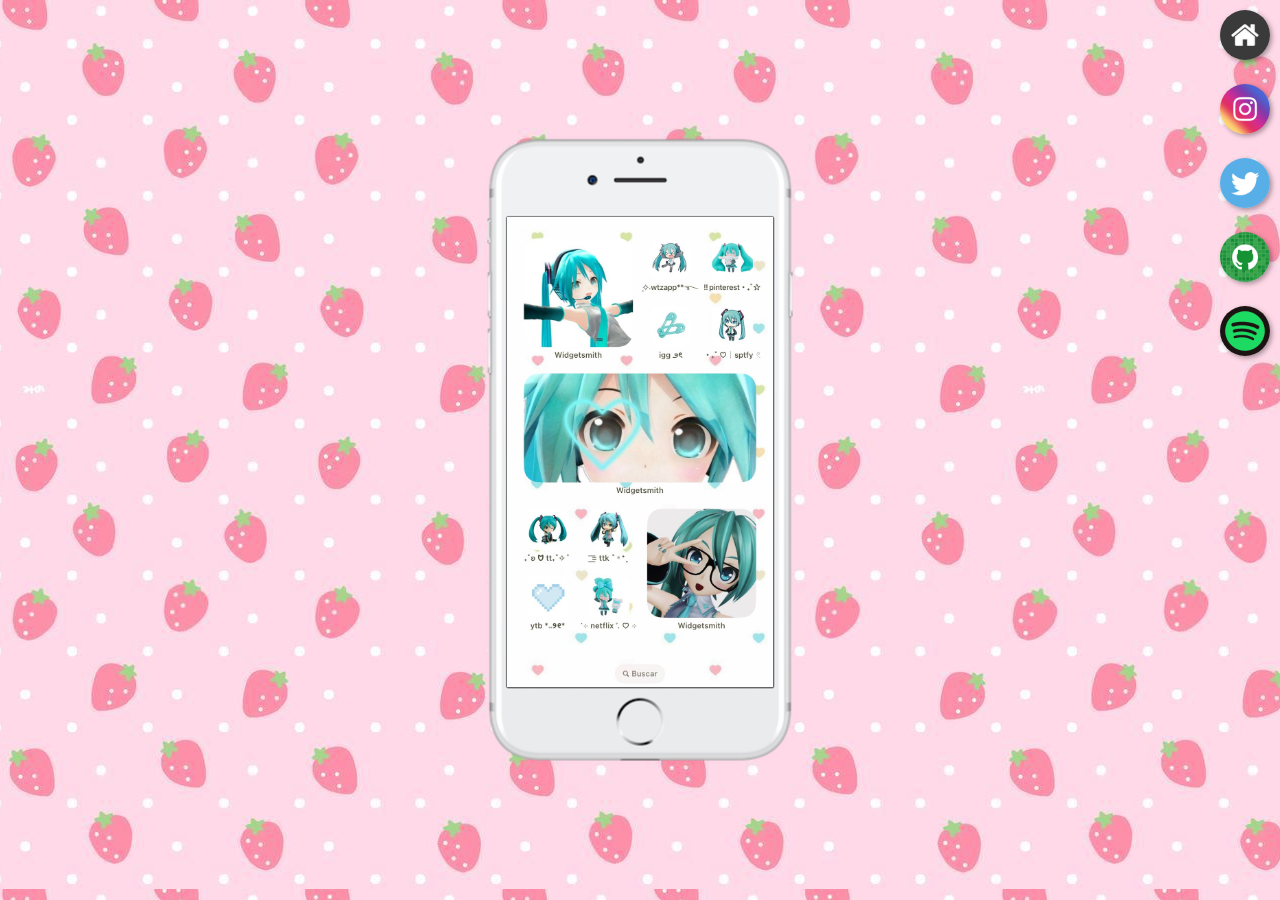
<file: index.html>
<!DOCTYPE html>
<html lang="pt-br">
<head>
    <meta charset="UTF-8">
    <meta name="viewport" content="width=device-width, initial-scale=1.0">
    <title>Projeto Social</title>
    <link rel="shortcut icon" href="favicon.ico" type="image/x-icon">
    <link rel="stylesheet" href="estilos/style.css">
  
</head>
<body>
    <main>
        <section id="telefone">
        <iframe src="home.html" name="tela" id="tela" frameborder="0">
            Seu navegador não é compatível
        </iframe>
        </section>
        <section id="redes-sociais">

            <a href="home.html" target="tela"><img src="imagens/logo-home.jpg" alt=Home></a> <br>

            <a href="insta.html" target="tela"><img src="imagens/logo-instagram.jpg" alt="Instagram"></a> <br>

            <a href="tt.html" target="tela"><img src="imagens/logo-twitter.jpg" alt="Twitter"></a> <br>

            <a href="github.html" target="tela"><img src="imagens/logo-github.jpg" alt="GitHub"></a> <br>

            <a href="spotify.html" target="tela"><img src="imagens/logo-spotify2.png" alt="Spotify"></a>

        </section>
    </main>
    
</body>
</html>
</file>
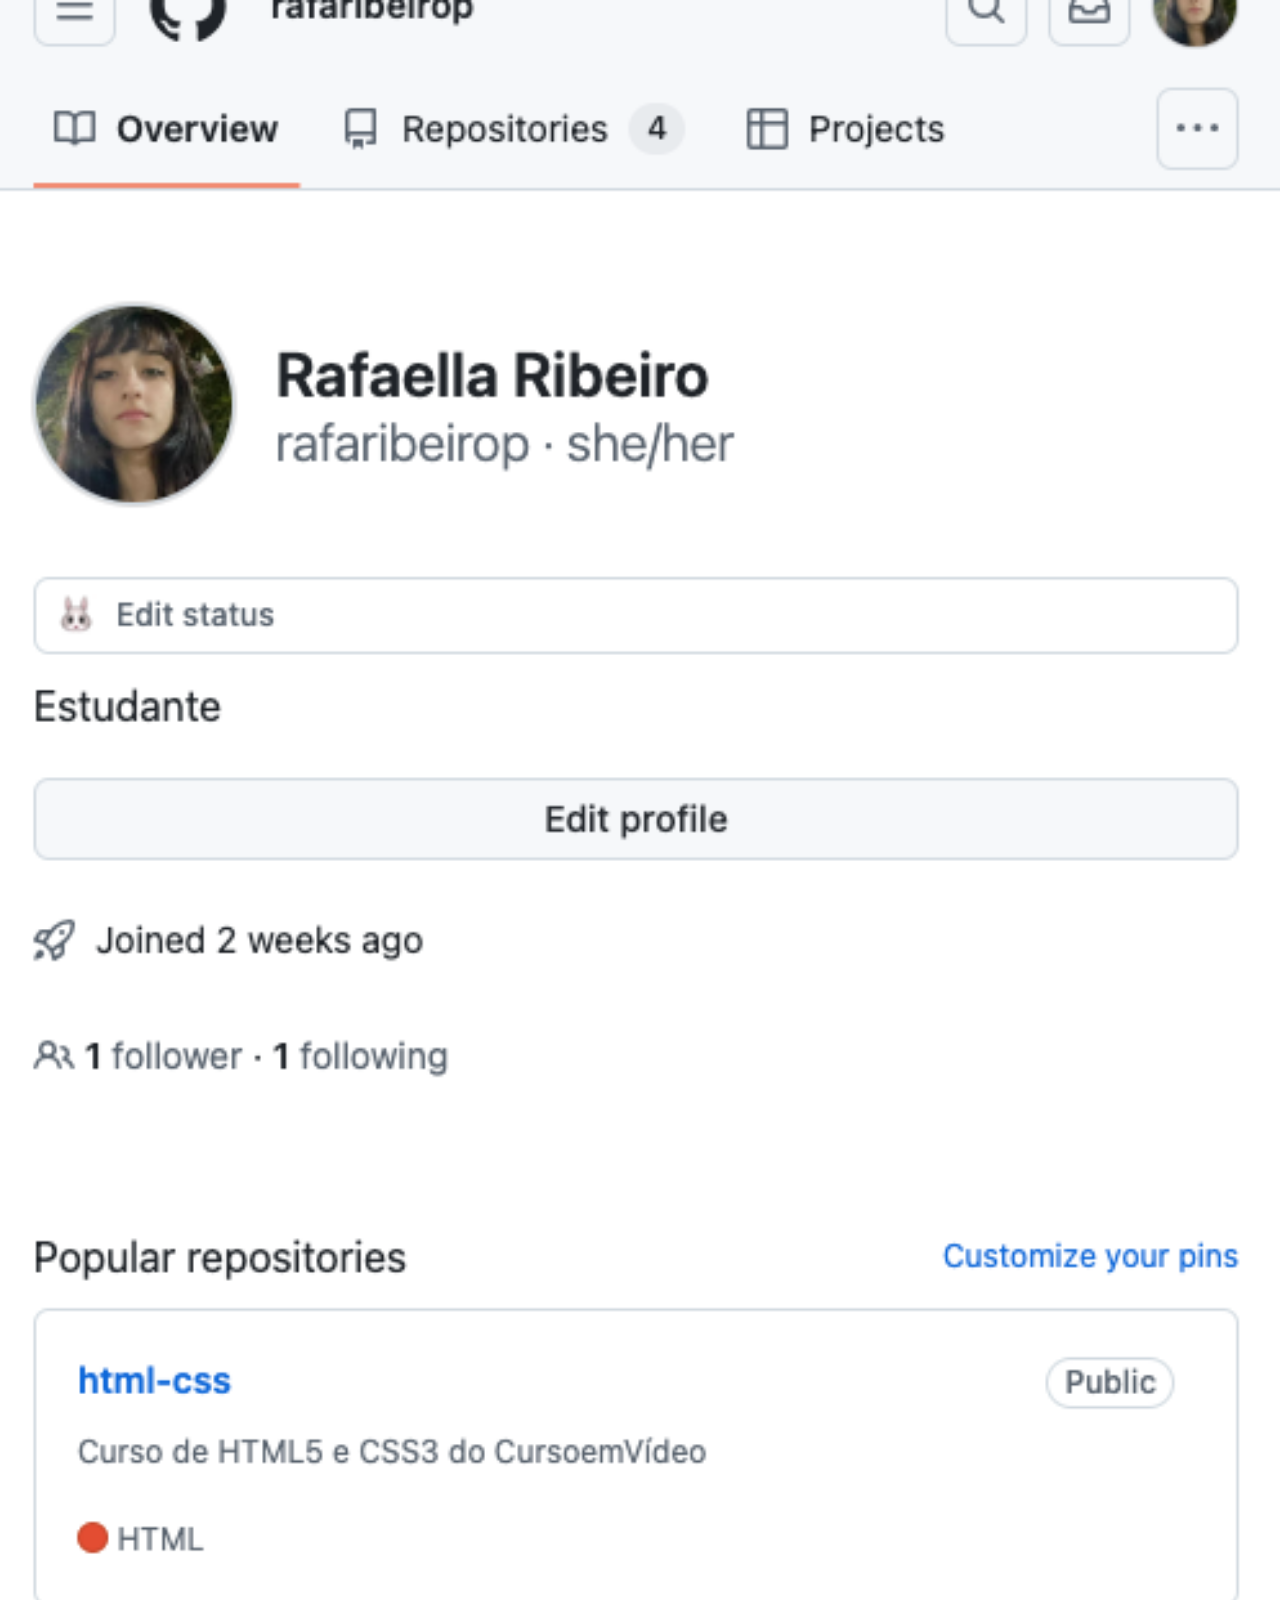
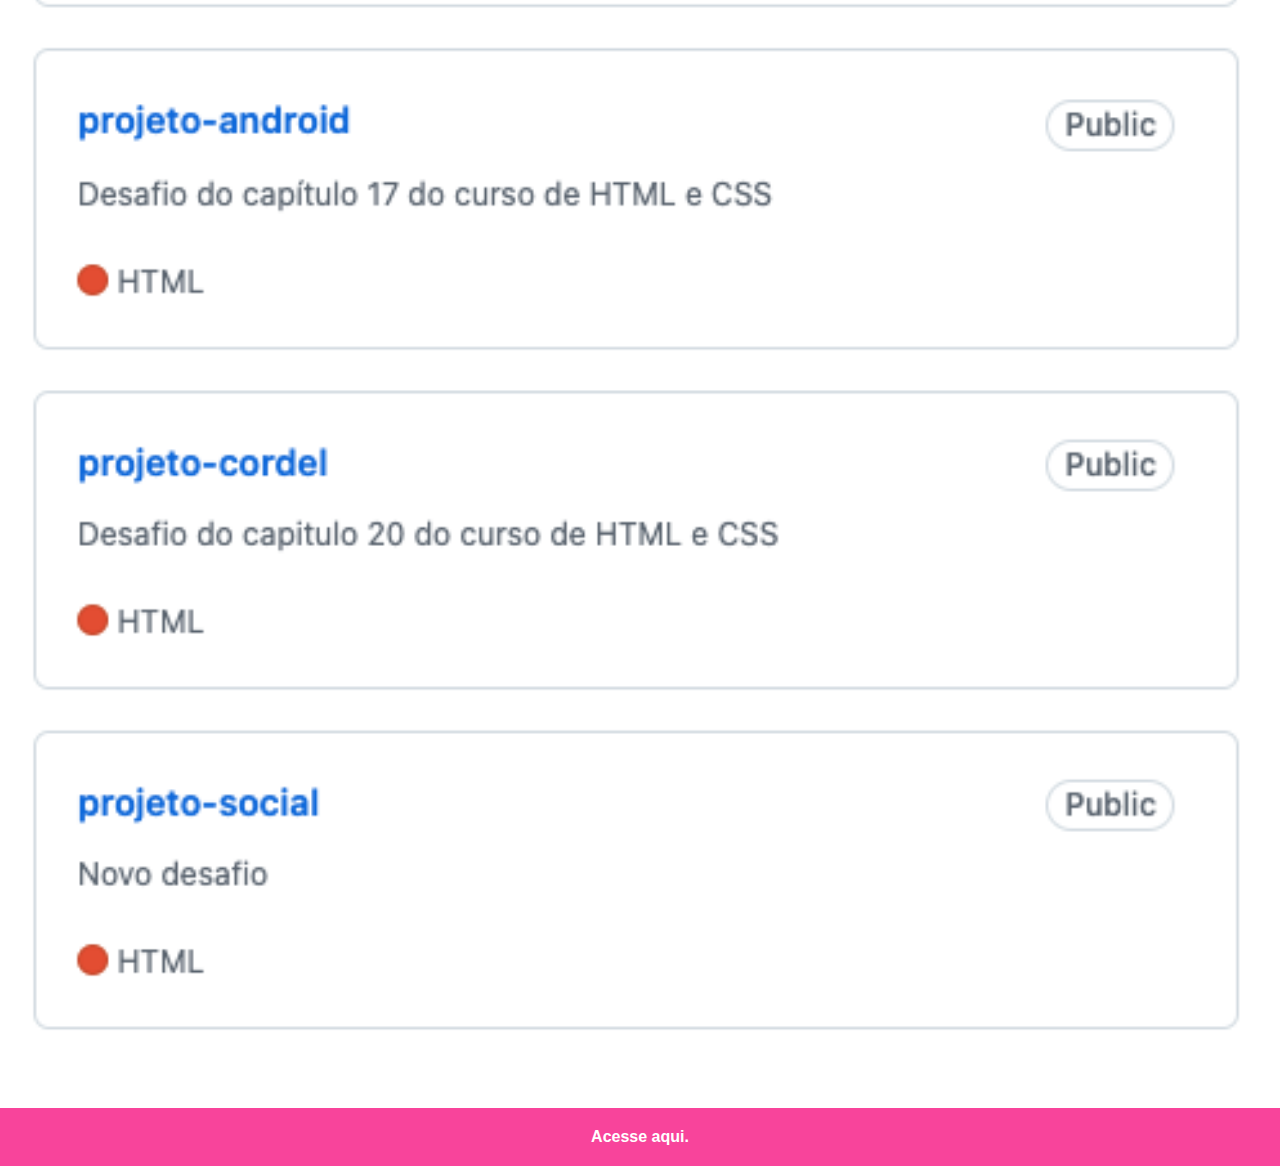
<file: github.html>
<!DOCTYPE html>
<html lang="pt-br">
<head>
    <meta charset="UTF-8">
    <meta name="viewport" content="width=device-width, initial-scale=1.0">
    <title>Insta</title>
    <link rel="stylesheet" href="estilos/social.css">
</head>
<body>
    <img src="imagens/tela-github.png" alt="GitHub">
    <a href="https://github.com/rafaribeirop" target="_blank">
        Acesse aqui.
        <p> >w< </p>
    </a>
    
</body>
</html>
</file>
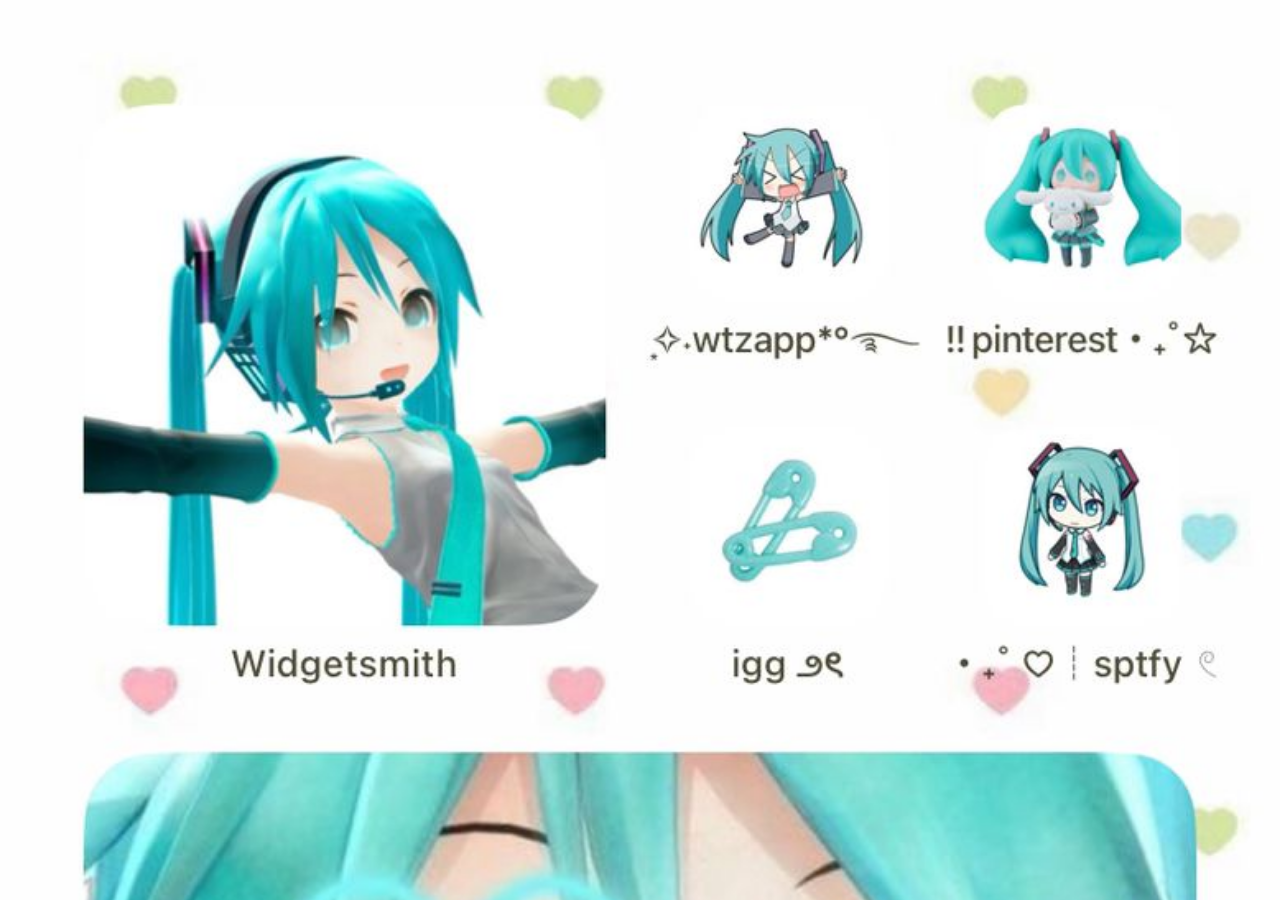
<file: home.html>
<!DOCTYPE html>
<html lang="pt-br">
<head>
    <meta charset="UTF-8">
    <meta name="viewport" content="width=device-width, initial-scale=1.0">
    <title>Home</title>
</head>
<style>
    *{
        margin: 0px;
        padding: 0px;
    }
    body{
        height: 100vh;
        width: 100vw;
        background: black url('imagens/tela-inicial.jpeg') no-repeat top center;
        background-size: cover;
        background-attachment: fixed;
    }
</style>
<body>
    
</body>
</html>
</file>
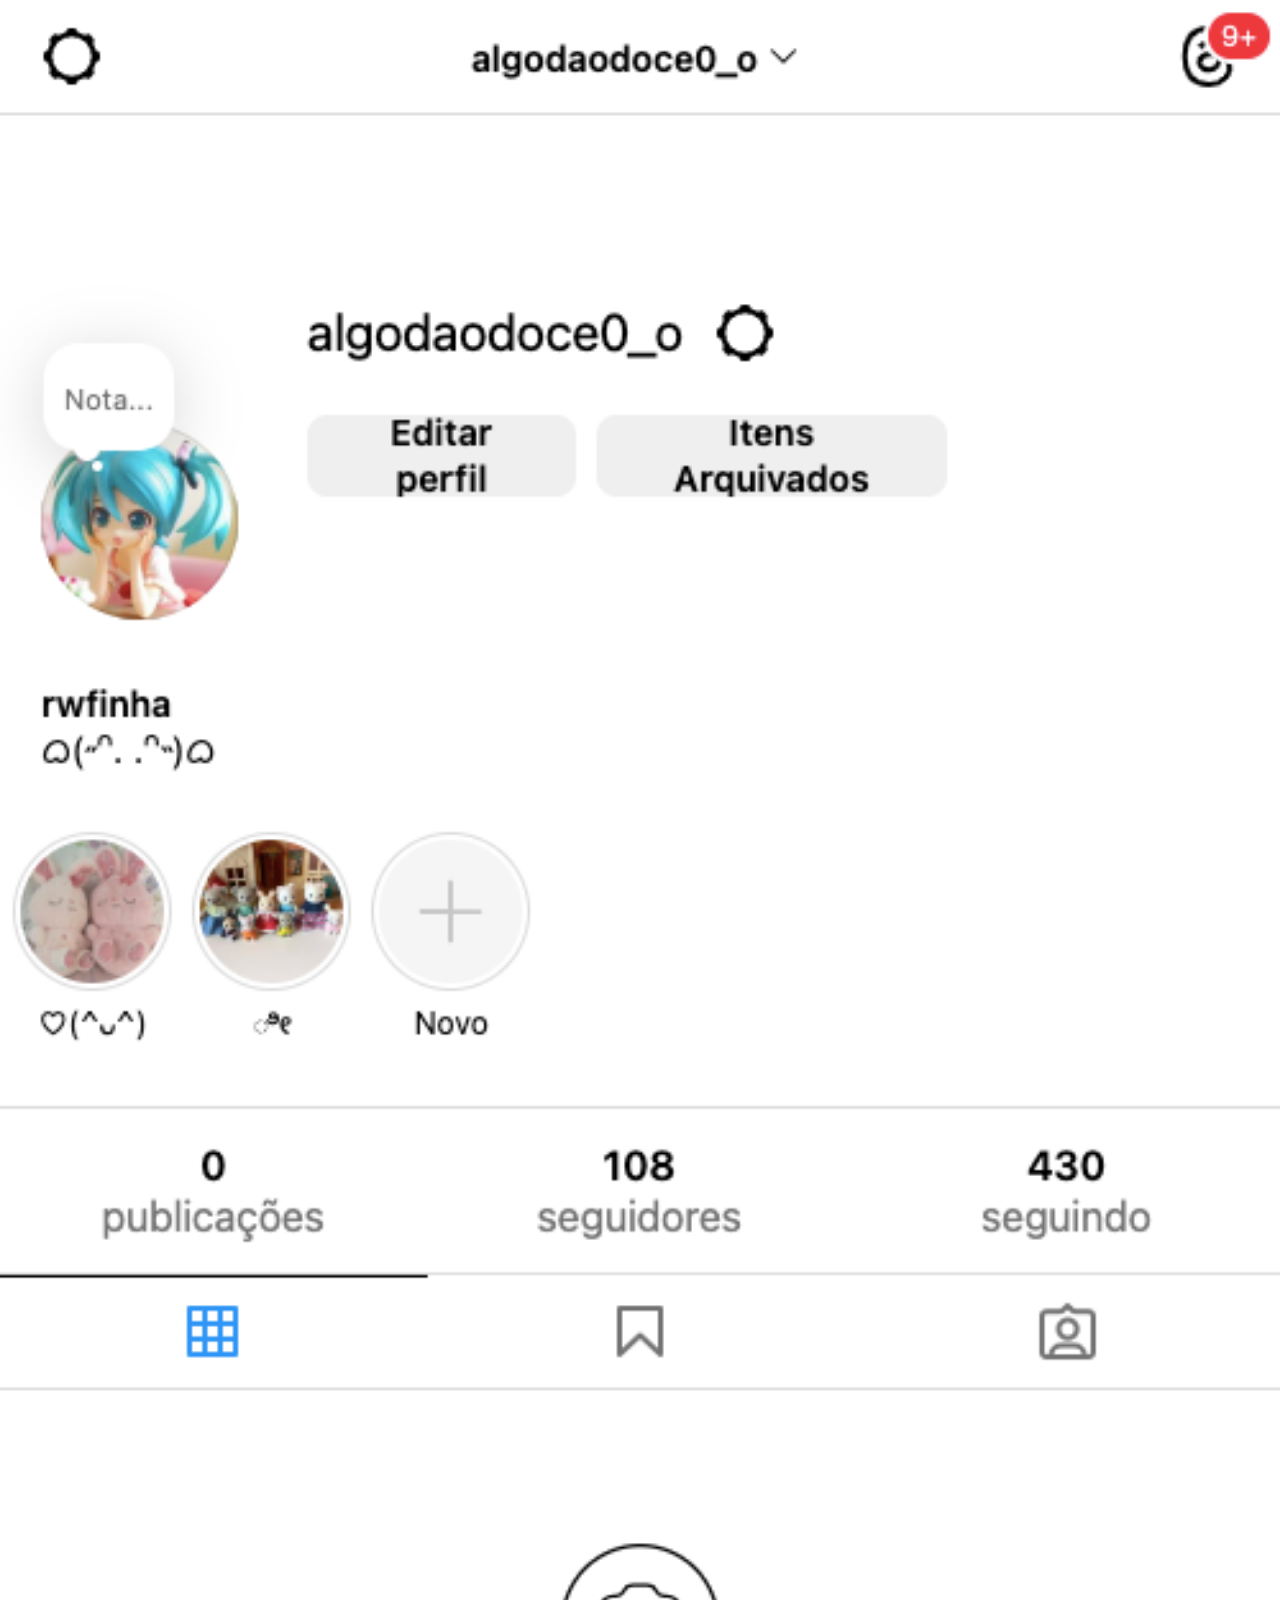
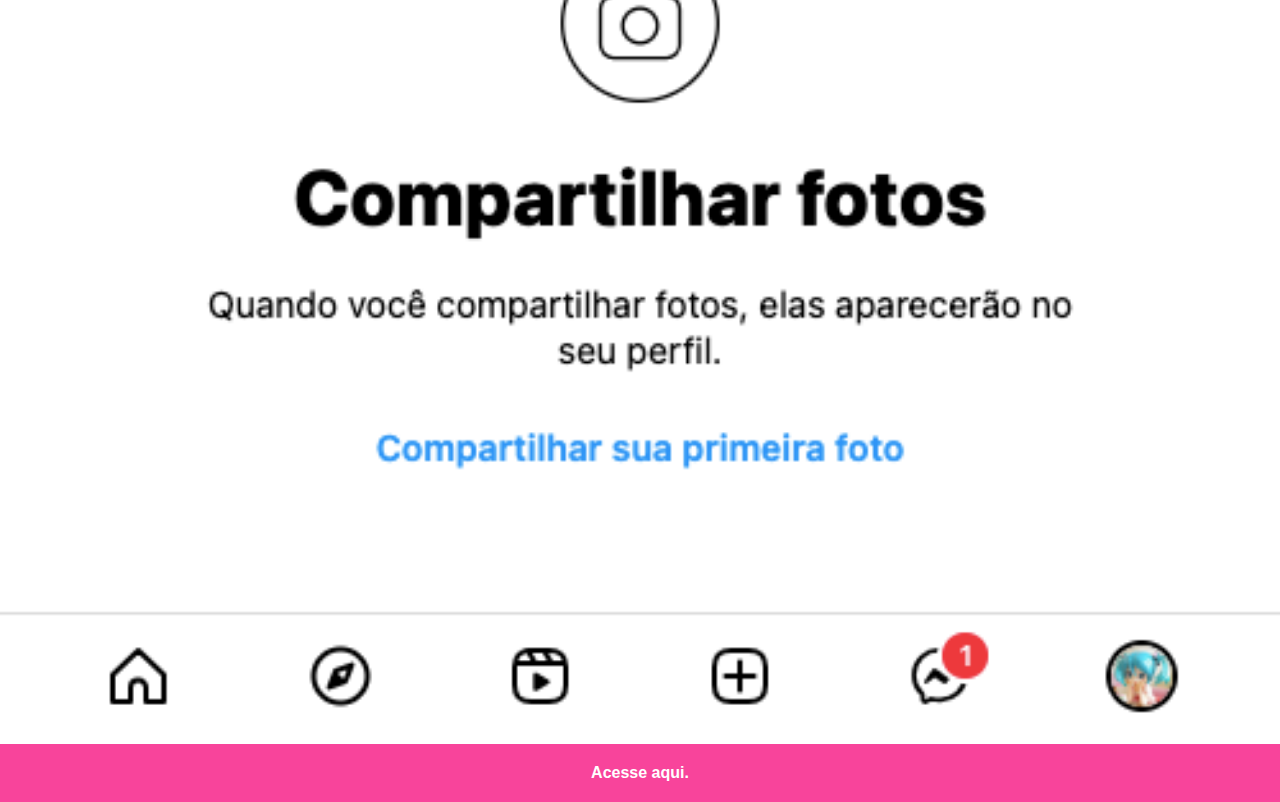
<file: insta.html>
<!DOCTYPE html>
<html lang="pt-br">
<head>
    <meta charset="UTF-8">
    <meta name="viewport" content="width=device-width, initial-scale=1.0">
    <title>Insta</title>
    <link rel="stylesheet" href="estilos/social.css">
    
</head>
<body>
    <img src="imagens/tela-instagram.png" alt="Instagram">
    <a href="https://www.instagram.com/algodaodoce0_o/" target="_blank">
        Acesse aqui.
        <p> >w< </p>
    </a>
    
</body>
</html>
</file>
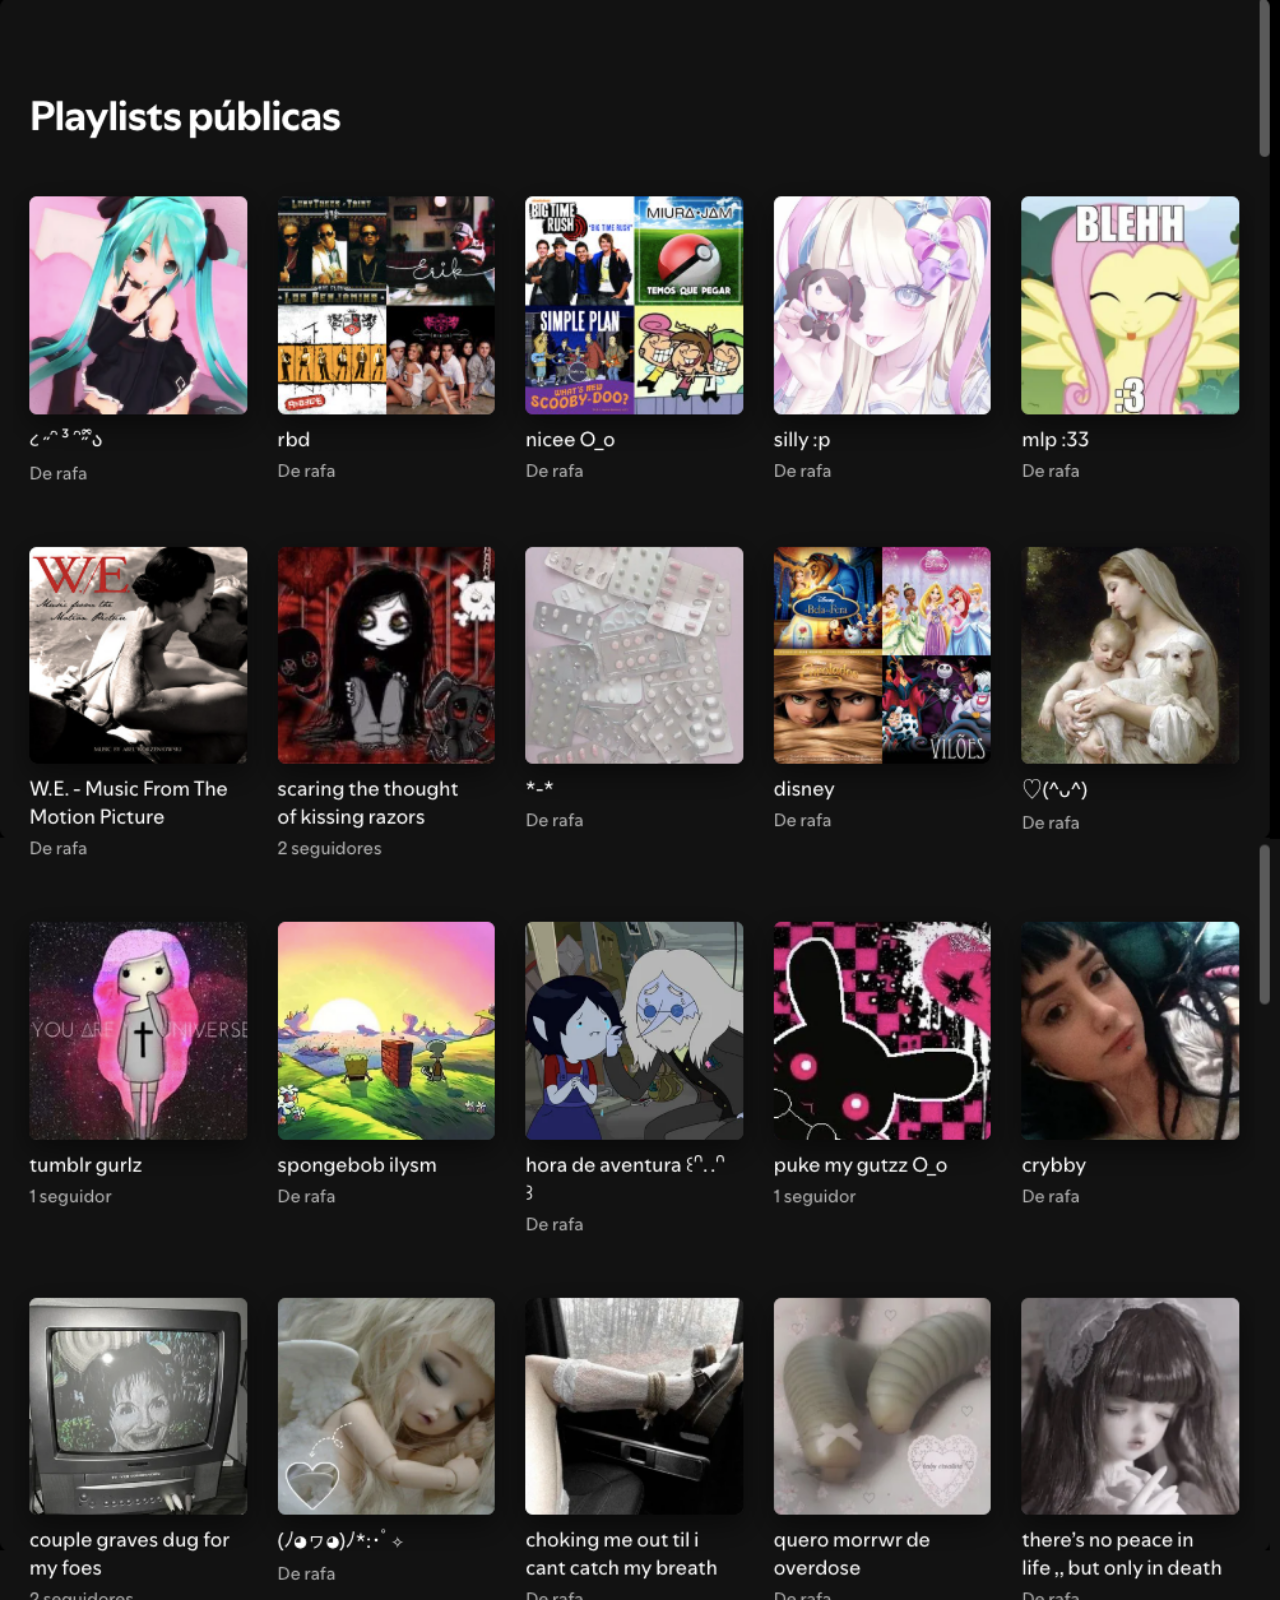
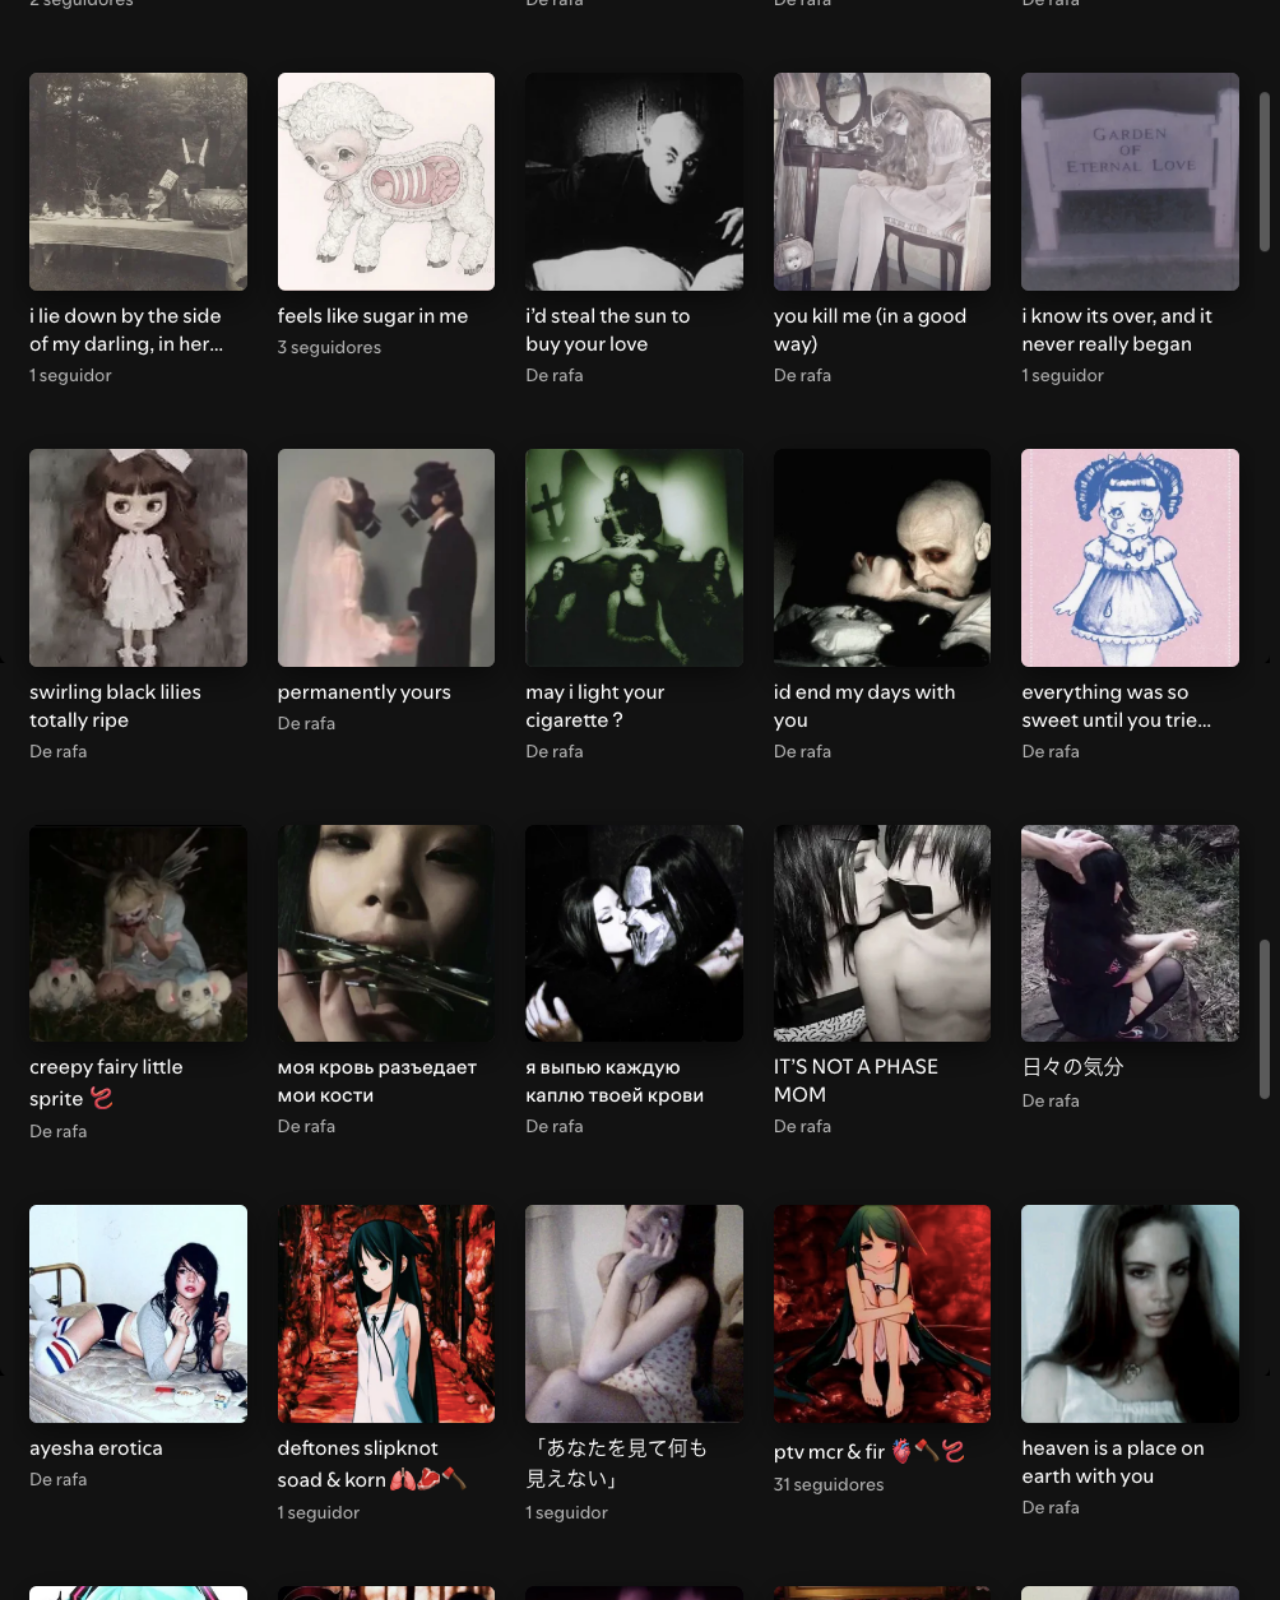
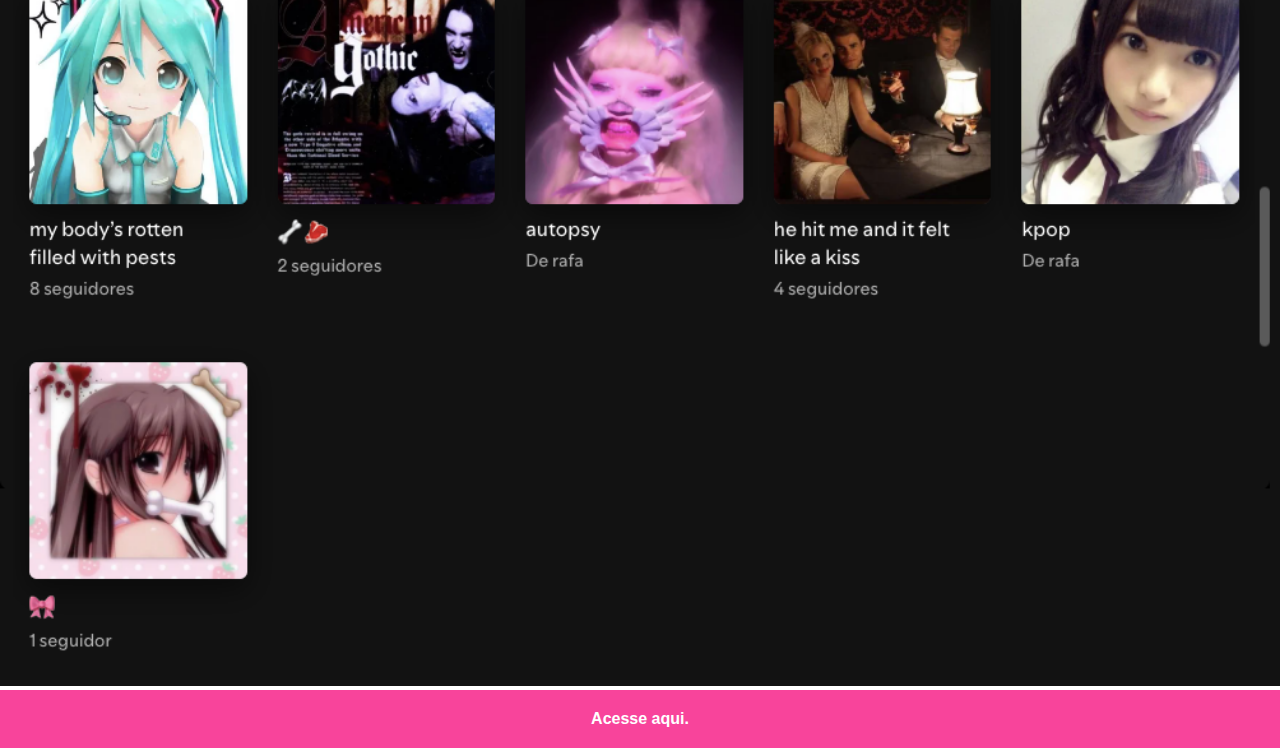
<file: spotify.html>
<!DOCTYPE html>
<html lang="pt-br">
<head>
    <meta charset="UTF-8">
    <meta name="viewport" content="width=device-width, initial-scale=1.0">
    <title>Insta</title>
    <link rel="stylesheet" href="estilos/social.css">

</head>
<body>
    <img src="imagens/tela-spotify.png" alt="Spotify">
    <a href="https://open.spotify.com/user/cjhylac4uug60kyq1evse56v5" target="_blank">
        Acesse aqui.
        <p> >w< </p>
    </a>
    
</body>
</html>
</file>
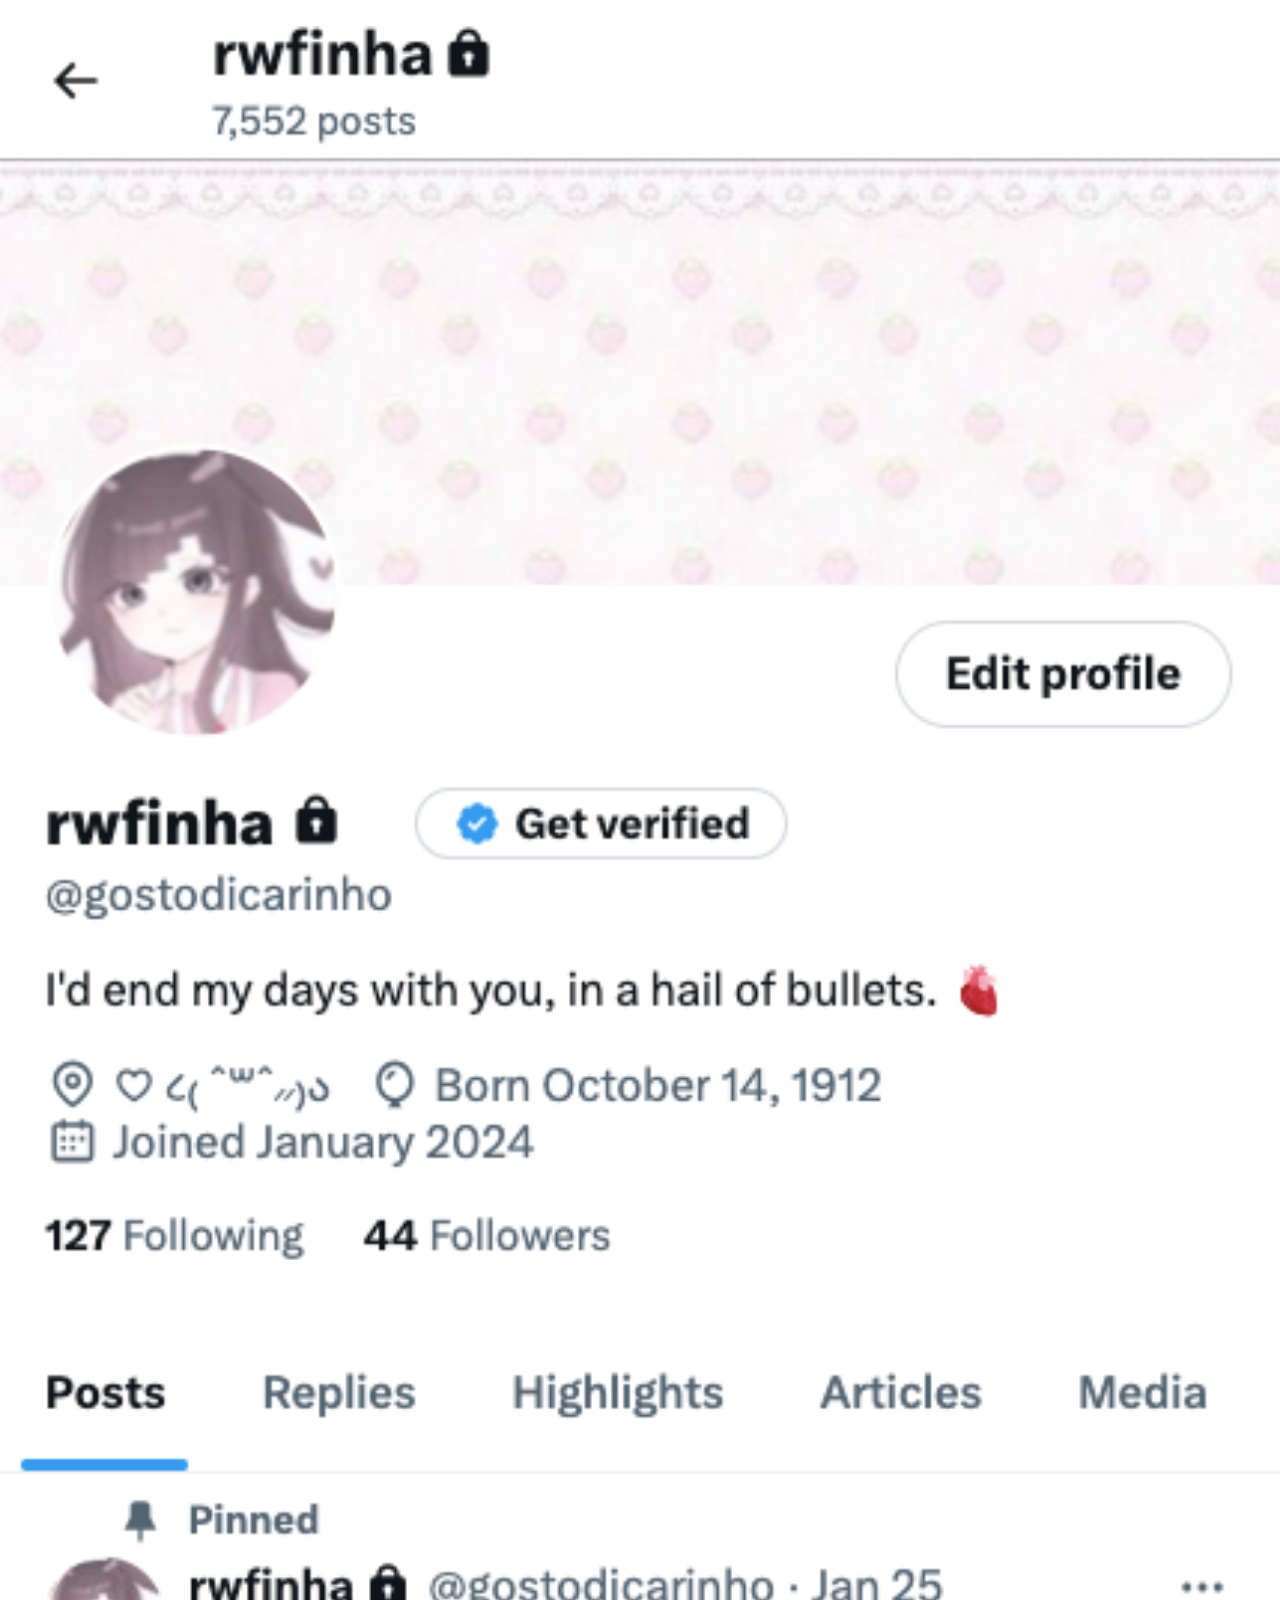
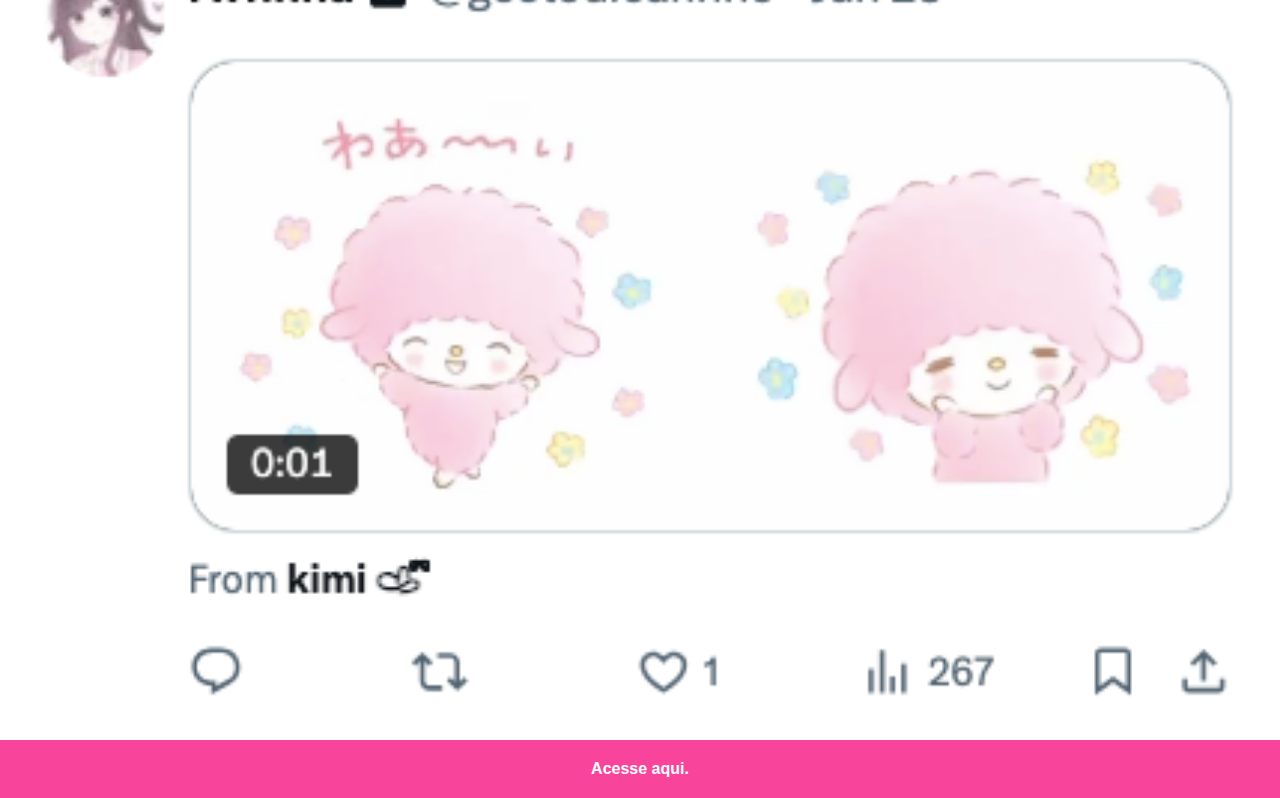
<file: tt.html>
<!DOCTYPE html>
<html lang="pt-br">
<head>
    <meta charset="UTF-8">
    <meta name="viewport" content="width=device-width, initial-scale=1.0">
    <title>Insta</title>
    <link rel="stylesheet" href="estilos/social.css">
  
</head>
<body>
    <img src="imagens/tela-twitter.png" alt="Twitter">
    <a href="https://x.com/gostodicarinho" target="_blank">
        Acesse aqui.
        <p> >w< </p>
    </a>
    
</body>
</html>
</file>
<file: estilos/style.css>
@charset "UTF-8";
*{
    margin: 0px;
    padding: 0px;
}

html, body{
    height: 100vh;
    width: 100vw;
    background-color: black;
    background: url(../imagens/wallpaper.jpeg) repeat top center;
    background-attachment: fixed;
}
   
main{
    position: relative;
    height: 100vh;
}

section#telefone{
    position: absolute;
    top: 50%;
    left: 50%;
    transform: translate(-50%, -50%);
    height: 627px;
    width: 311px;
    background: url(../imagens/frame-iphone.png) no-repeat;
}

iframe#tela{
    position: relative;
    top: 80px;
    left: 22px;
    width: 267px;
    height: 471px;

}

section#redes-sociais{
    text-align: right;
}

section#redes-sociais img{
    width: 50px;
    margin: 10px;
    border-radius: 50%;
    box-shadow: 2px 2px 5px rgba(0, 0, 0, 0.349);
    box-sizing: border-box;

}

section#redes-sociais img:hover{
    border: 2px solid rgba(255, 255, 255, 0.455);
    transform: translate(-3px, -3px);
    box-shadow: 5px 5px 10px rgba(0, 0, 0, 0.317);
    transition: transform .5s;
}
</file>
<file: estilos/social.css>
@charset "UTF-8";
*{
    margin: 0px;
    padding: 0px;
    font-family: Arial, Helvetica, sans-serif;
}

::-webkit-scrollbar{
    width: 0px;
    height: 0px;
}

img{ width: 100vw;
    

}

a{ display: block;
    background-color: rgb(248, 68, 155);
    color: white;
    text-decoration: none;
    padding: 20px;
    text-align: center;
    font-weight: bolder;


}

a > p{
    display: none;
}

a:hover{
    background-color:  rgb(161, 46, 102);
}

a:hover > p {
    display: block;
    padding-top: 3px;
}
</file>
